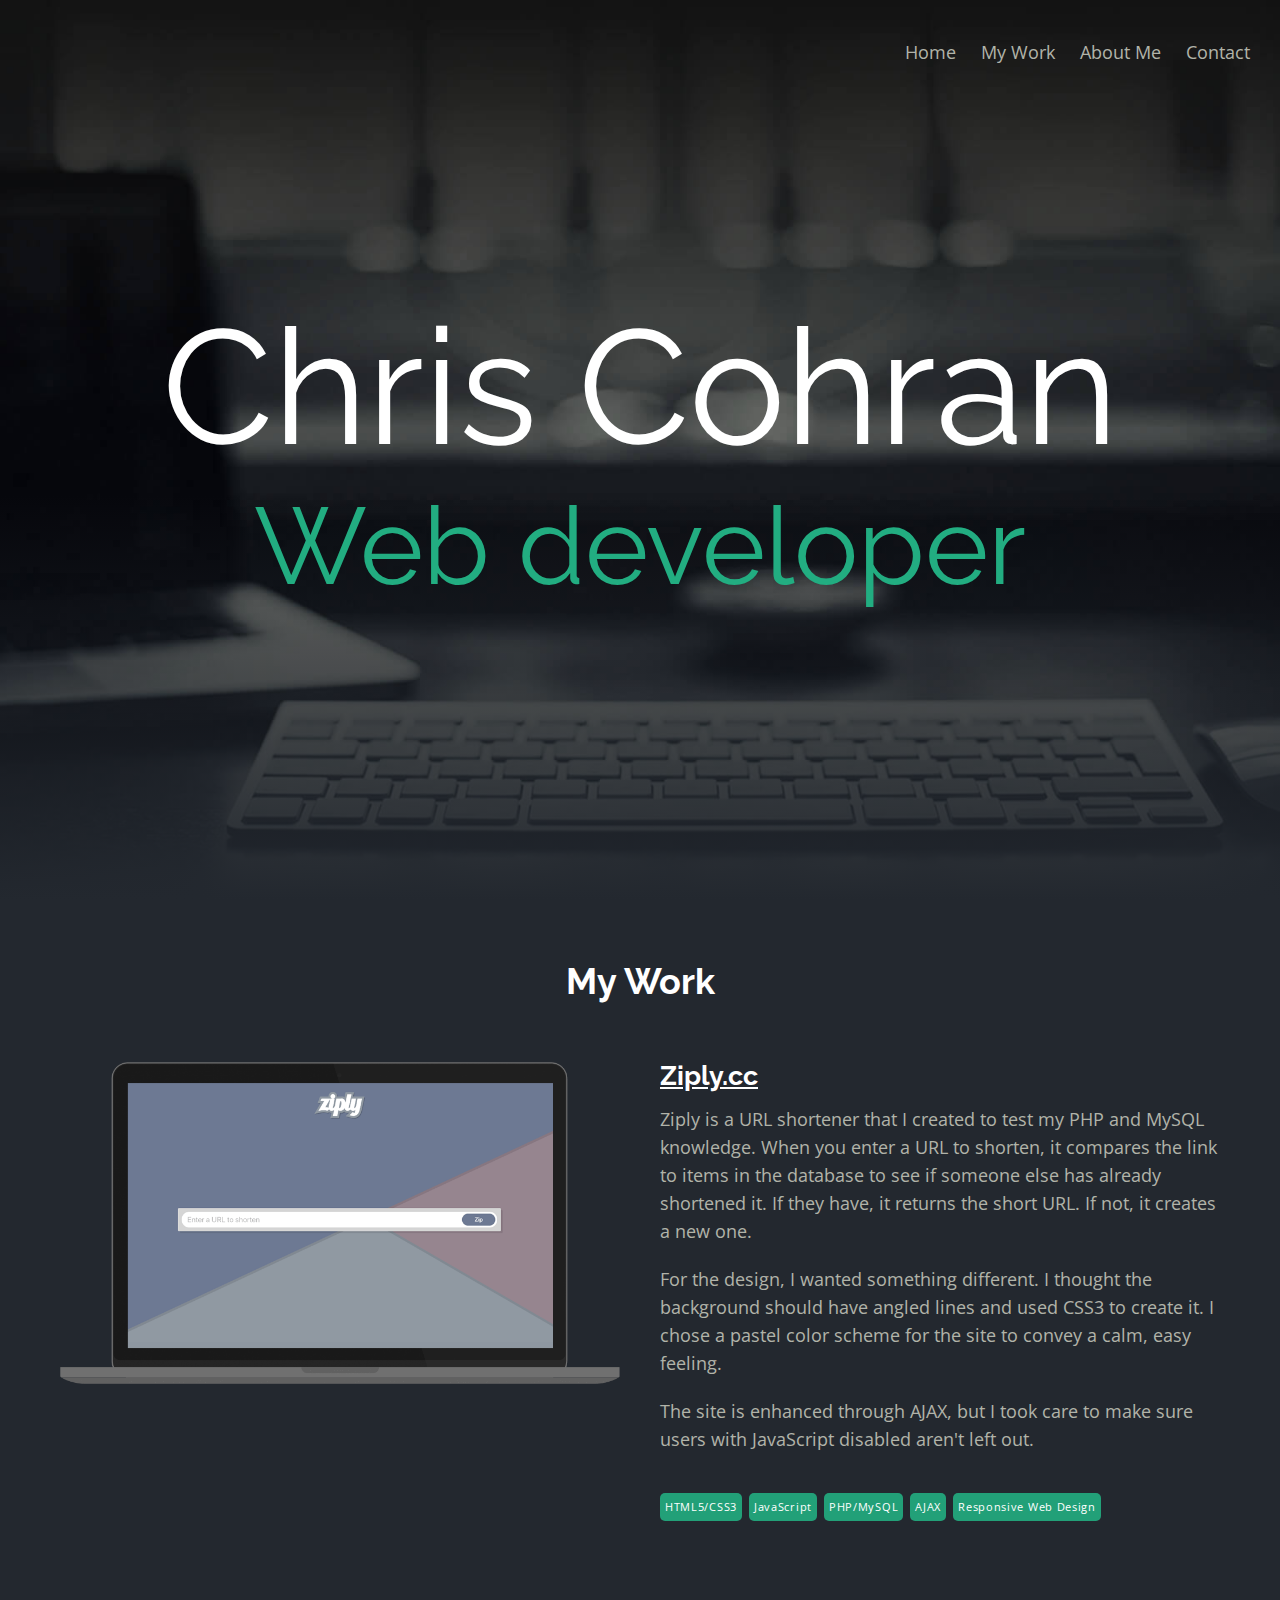
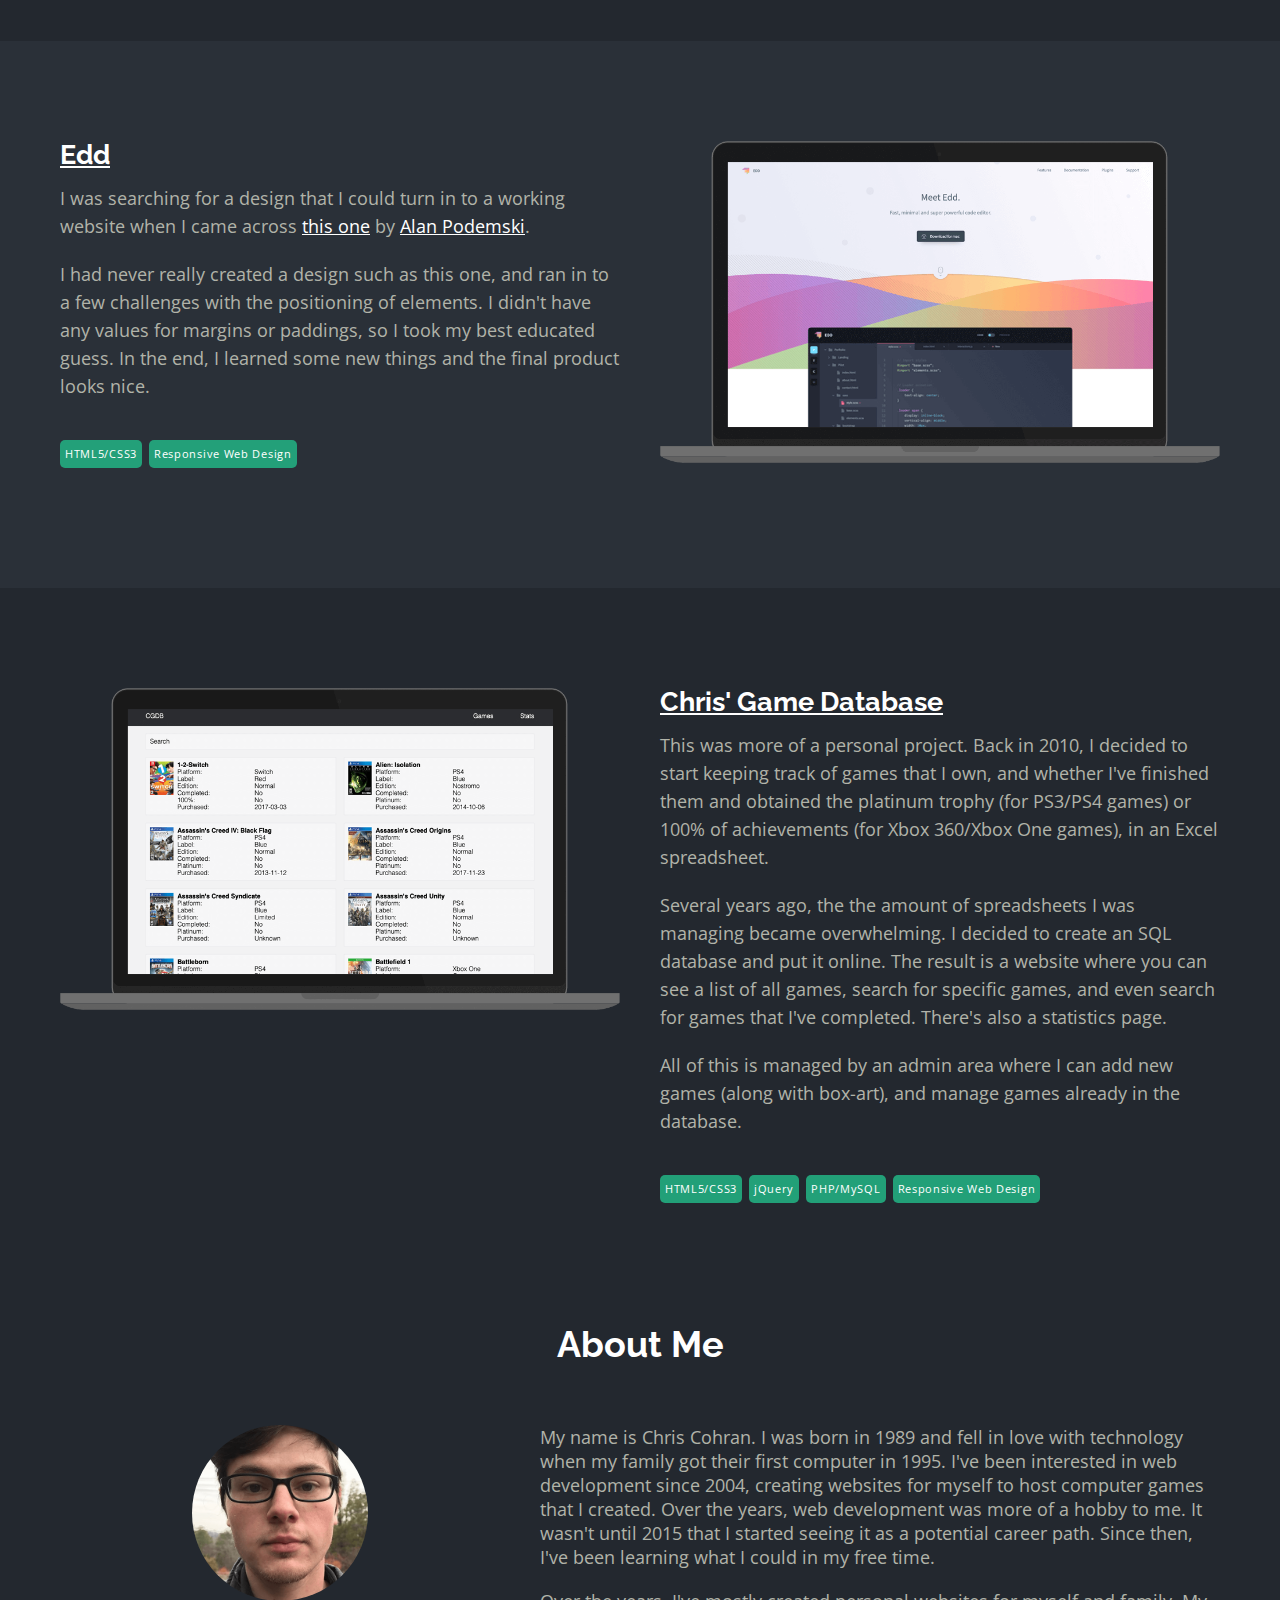
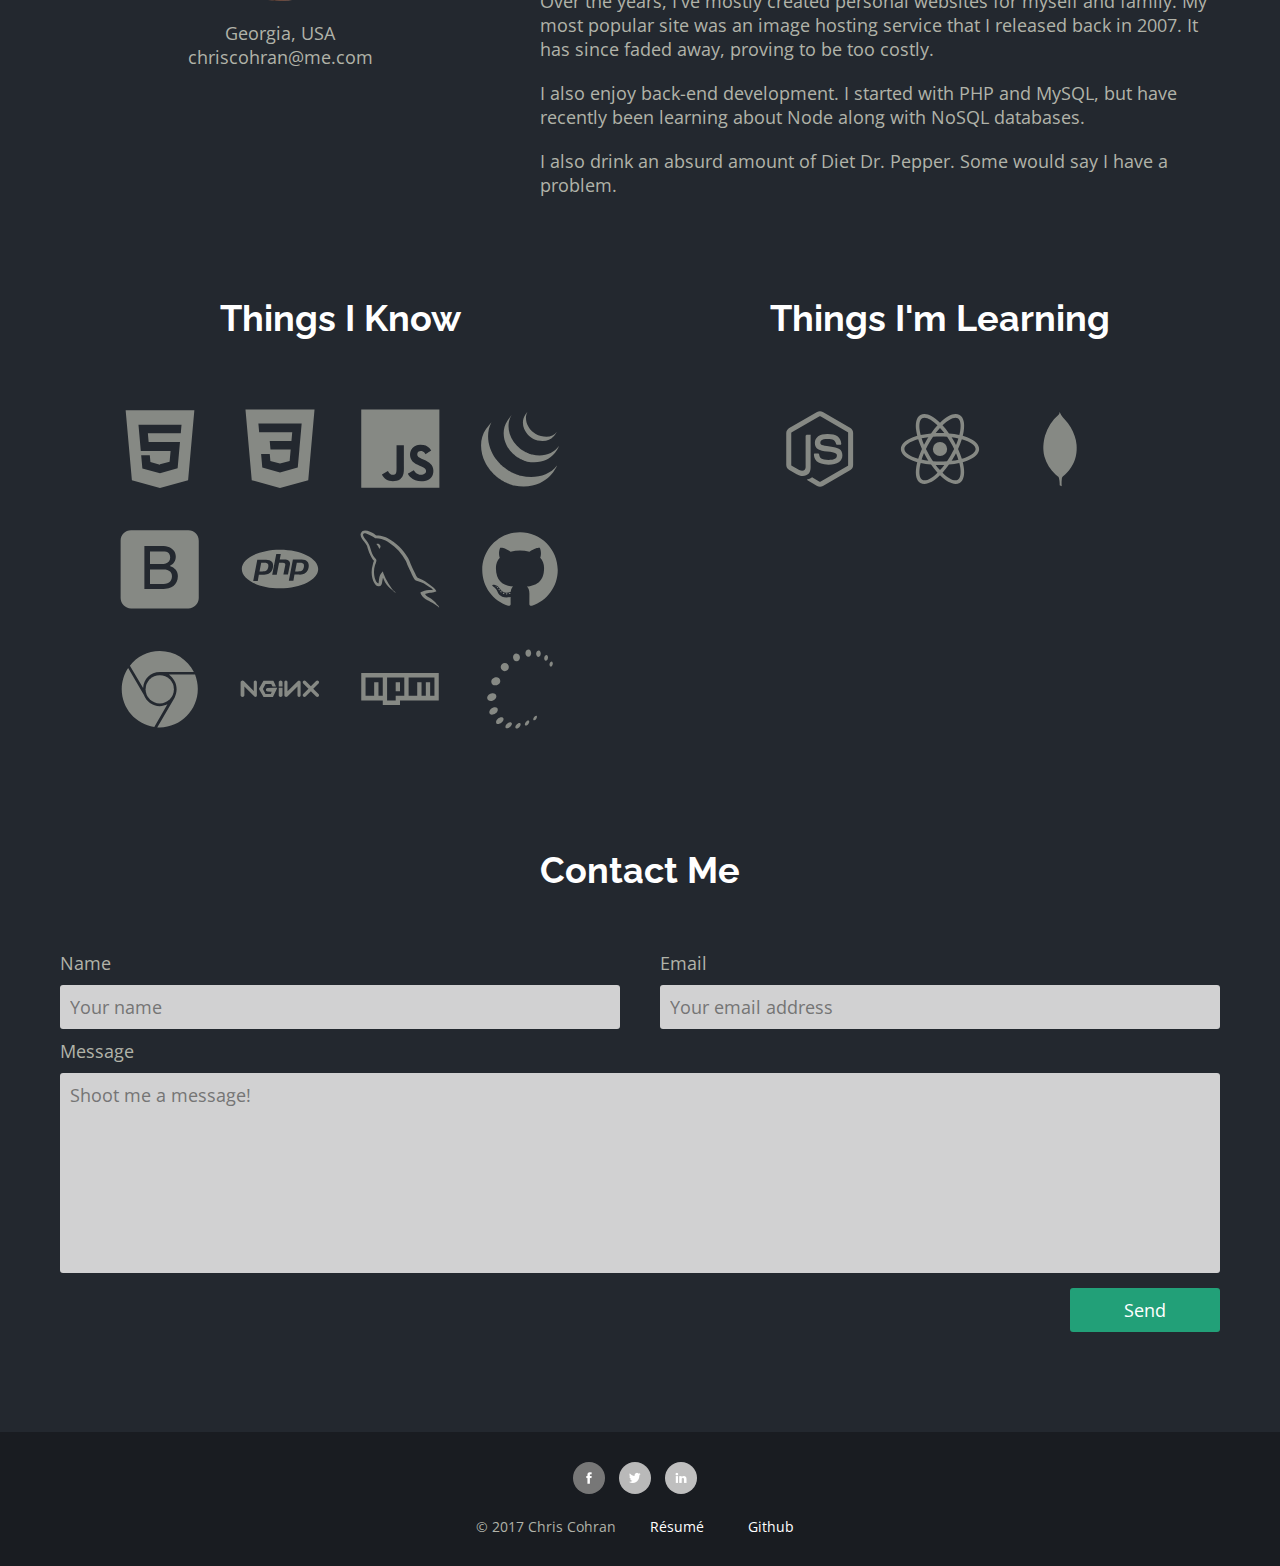
<file: index.html>
<!DOCTYPE html>
<html lang="en-US">
	<head>
		
		<script async src="https://www.googletagmanager.com/gtag/js?id=UA-131847869-2"></script><script>window.dataLayer = window.dataLayer || [];function gtag(){dataLayer.push(arguments);}gtag('js', new Date());gtag('config', 'UA-131847869-2');</script>
		
		<meta charset="utf-8">
		<meta http-equiv="x-ua-compatible" content="ie=edge">
		<meta name="viewport" content="width=device-width, initial-scale=1">
		
		<meta name="description" content="Chris Cohran is a freelance Front-End and Back-End Web Developer in Atlanta, GA building websites with HTML5, CSS3, JavaScript, jQuery, Bootstrap, Pure CSS, PHP, and MySQL, with a focus on Responsive Web Design (RWD).">
		
		<meta property="og:locale" content="en_US">
		<meta property="og:type" content="website">
		<meta property="og:title" content="Chris Cohran | Web Developer">
		<meta property="og:description" content="Chris Cohran is a freelance Front-End and Back-End Web Developer in Atlanta, GA building websites with HTML5, CSS3, JavaScript, jQuery, Bootstrap, Pure CSS, PHP, and MySQL, with a focus on Responsive Web Design (RWD).">
		<meta property="og:url" content="http://chriscohran.com">
		<meta property="og:site_name" content="Chris Cohran | Web Developer">
		<meta property="og:keywords" content="chris cohran, front-end web developer, back-end web developer, web developer, atlanta, atlanta ga, web designer, html5, css3, xhtml, javascript, jquery, bootstrap, pure css, php, mysql, responsive web design, rwd">
		
		<link href="css/style.css" rel="stylesheet" type="text/css">
		<link href="https://fonts.googleapis.com/css?family=Raleway:100" rel="stylesheet">
		<link href="https://fonts.googleapis.com/css?family=Open+Sans" rel="stylesheet">
		
		<title>Chris Cohran | Web Developer</title>
		
		<script src="js/jquery.js"></script>
		
	</head>
	
	<body>
		
		<header id="home">
			<nav>
				<div id="nav-container">
					<div id="hamburger-button">
						<div></div>
						<div></div>
						<div></div>
					</div>
				
					<ul id="horizontal-links">
						<li><a href="#home">Home</a></li>
						<li><a href="#work">My Work</a></li>
						<li><a href="#about">About Me</a></li>
						<li><a href="#contact">Contact</a></li>
					</ul>
				</div>
			</nav>
				
			<div id="hero-container">
				<div id="hero-center-text">
					<p id="hero-name">Chris Cohran</p>
					<p id="hero-title">Web developer</p>
				</div>
			</div>
		</header>
		
		<h1 id="work">My Work</h1>
		
		<section class="portfolio">
			<article>
				<div class="article-container">
					<div class="portfolio-picture">
						<img src="img/ziply.png" alt="Site 1">
					</div>
					
					<div class="portfolio-info">
						<h2><a href="https://ziply.cc" target="_blank">Ziply.cc</a></h2>
						
						<p>Ziply is a URL shortener that I created to test my PHP and MySQL knowledge. When you enter a URL to shorten, it compares the link to items in the database to see if someone else has already shortened it. If they have, it returns the short URL. If not, it creates a new one.</p>
						
						<p>For the design, I wanted something different. I thought the background should have angled lines and used CSS3 to create it. I chose a pastel color scheme for the site to convey a calm, easy feeling.</p>
						
						<p>The site is enhanced through AJAX, but I took care to make sure users with JavaScript disabled aren't left out.</p>
						
						<div class="tools-container">
							<div class="tools-pill">HTML5/CSS3</div>
							<div class="tools-pill">JavaScript</div>
							<div class="tools-pill">PHP/MySQL</div>
							<div class="tools-pill">AJAX</div>
							<div class="tools-pill">Responsive Web Design</div>
						</div>
					</div>
				</div>
			</article>
			
			<article>
				<div class="article-container">
					<div class="portfolio-info">
						<h2><a href="https://chriscohran.com/sites/edd/index.html" target="_blank">Edd</a></h2>
						
						<p>I was searching for a design that I could turn in to a working website when I came across <a href="https://freebiesbug.com/sketch-freebies/edd-landing-page/" target="_blank">this one</a> by <a href="https://dribbble.com/alanpodemski" target="_blank">Alan Podemski</a>.</p>
						
						<p>I had never really created a design such as this one, and ran in to a few challenges with the positioning of elements. I didn't have any values for margins or paddings, so I took my best educated guess. In the end, I learned some new things and the final product looks nice.</p>
						
						<div class="tools-container">
							<div class="tools-pill">HTML5/CSS3</div>
							<div class="tools-pill">Responsive Web Design</div>
						</div>
					</div>
					
					<div class="portfolio-picture right">
						<img src="img/edd.png" alt="Site 2">
					</div>
				</div>
			</article>
			
			<article>
				<div class="article-container">
					<div class="portfolio-picture">
						<img src="img/cgdb.png" alt="Site 3">
					</div>
					
					<div class="portfolio-info">
						<h2><a href="http://chrisgdb.com" target="_blank">Chris' Game Database</a></h2>
						
						<p>This was more of a personal project. Back in 2010, I decided to start keeping track of games that I own, and whether I've finished them and obtained the platinum trophy (for PS3/PS4 games) or 100% of achievements (for Xbox 360/Xbox One games), in an Excel spreadsheet.</p>
						
						<p>Several years ago, the the amount of spreadsheets I was managing became overwhelming. I decided to create an SQL database and put it online. The result is a website where you can see a list of all games, search for specific games, and even search for games that I've completed. There's also a statistics page.</p>
						
						<p>All of this is managed by an admin area where I can add new games (along with box-art), and manage games already in the database.</p>  
						
						<div class="tools-container">
							<div class="tools-pill">HTML5/CSS3</div>
							<div class="tools-pill">jQuery</div>
							<div class="tools-pill">PHP/MySQL</div>
							<div class="tools-pill">Responsive Web Design</div>
						</div>
					</div>
				</div>
			</article>
		</section>
		
		<h1 id="about">About Me</h1>
		
		<section id="about-me">
			<article>
				<div class="article-container">
					<div id="about-picture">
						<img src="img/me_2.png" alt="Chris Cohran">
						
						<p>Georgia, USA<br />
						&#099;&#104;&#114;&#105;&#115;&#099;&#111;&#104;&#114;&#097;&#110;&#064;&#109;&#101;&#046;&#099;&#111;&#109;</p>
					</div>
					
					<div id="about-info">
						<p>My name is Chris Cohran. I was born in 1989 and fell in love with technology when my family got their first computer in 1995. I've been interested in web development since 2004, creating websites for myself to host computer games that I created. Over the years, web development was more of a hobby to me. It wasn't until 2015 that I started seeing it as a potential career path. Since then, I've been learning what I could in my free time.</p>
						
						<p>Over the years, I've mostly created personal websites for myself and family. My most popular site was an image hosting service that I released back in 2007. It has since faded away, proving to be too costly.</p>
						
						<p>I also enjoy back-end development. I started with PHP and MySQL, but have recently been learning about Node along with NoSQL databases.</p>
						
						<p>I also drink an absurd amount of Diet Dr. Pepper. Some would say I have a problem.</p>
						
					</div>
				</div>
				
				<div id="things-container">
					<div>
						<h1 class="about-things">Things I Know</h1>
						
						<div class="tech-container">
							<div><img src="img/tech/html5.svg" alt="HTML5"><span>HTML5</span></div>
							<div><img src="img/tech/css3.svg" alt="CSS3"><span>CSS3</span></div>
							<div><img src="img/tech/javascript.svg" alt="JavaScript"><span>JavaScript</span></div>
							<div><img src="img/tech/jquery.svg" alt="jQuery"><span>jQuery</span></div>
							<div><img src="img/tech/bootstrap.svg" alt="Bootstrap"><span>Bootstrap</span></div>
							<div><img src="img/tech/php.svg" alt="PHP"><span>PHP</span></div>
							<div><img src="img/tech/mysql.svg" alt="MySQL"><span>MySQL</span></div>
							<div><img src="img/tech/github.svg" alt="Git"><span>Git</span></div>
							<div><img src="img/tech/chrome.svg" alt="Chrome Dev Tools"><span>Dev</span></div>
							<div><img src="img/tech/nginx.svg" alt="Nginx"><span>Nginx</span></div>
							<div><img src="img/tech/npm.svg" alt="NPM"><span>NPM</span></div>
							<div><img src="img/tech/ssh.svg" alt="SSH"><span>SSH</span></div>
						</div>
					</div>
					
					<div>
						<h1 class="about-things">Things I'm Learning</h1>
						
						<div class="tech-container">
							<div><img src="img/tech/nodejs.svg" alt="NodeJS"><span>NodeJS</span></div>
							<div><img src="img/tech/react.svg" alt="React"><span>React</span></div>
							<div><img src="img/tech/mongodb.svg" alt="MongoDB"><span>MongoDB</span></div>
						</div>
					</div>
				</div>
			</article>
		</section>
		
		<h1 id="contact">Contact Me</h1>
		
		<section id="contact-me">
			<article>
				<div class="article-container">
					<div id="overlay"></div>
					<div id="form-confirmation"></div>
					<form id="contact-form" method="post" action="php/send_message.php">
						<div class="contact-top">
							Name<br>
							<input type="name" name="name" id="name" placeholder="Your name" required>
						</div>
						
						<div class="contact-top">
							Email<br>
							<input type="email" name="email" id="email" placeholder="Your email address" required>
						</div>
						
						<div id="contact-message">
							Message<br>
							<textarea name="message" id="message" placeholder="Shoot me a message!" required></textarea>
							
							<input type="text" name="phone" id="phone" placeholder="Your phone number" tabindex=-1>
							<button type="submit">Send</button>
						</div>
					</form>
				</div>
			</article>
		</section>
		
		<div id="full-nav">
			<div id="close-button">&times;</div>
			
			<div id="full-nav-container">
				<ul>
					<a href="#home"><li>Home</li></a>
					<a href="#work"><li>My Work</li></a>
					<a href="#about"><li>About Me</li></a>
					<a href="#contact"><li>Contact</li></a>
				</ul>
			</div>
		</div>
		
		<section id="footer">
			<footer>
				<p><a href="https://www.facebook.com/cecohran" target="_blank"><img src="img/social/facebook.png" alt="Facebook Button"></a>
				<a href="https://twitter.com/chris_cohran" target="_blank"><img src="img/social/twitter.png" alt="Twitter Button"></a>
				<a href="https://www.linkedin.com/in/chriscohran/" target="_blank"><img src="img/social/linkedin.png" alt="LinkedIn Button"></a></p>
				
				<div id="footer-info">
					<ul>
						<li>&copy; 2017 Chris Cohran</li>
						<li><a href="resume.pdf" target="_blank">Résumé</a></li>
						<li><a href="https://github.com/chriscohran" target="_blank">Github</a></li>
					</ul>
				</div>
				
			</footer>
		</section>
		
		<script src="js/site_functions.js"></script>
	</body>
</html>
</file>
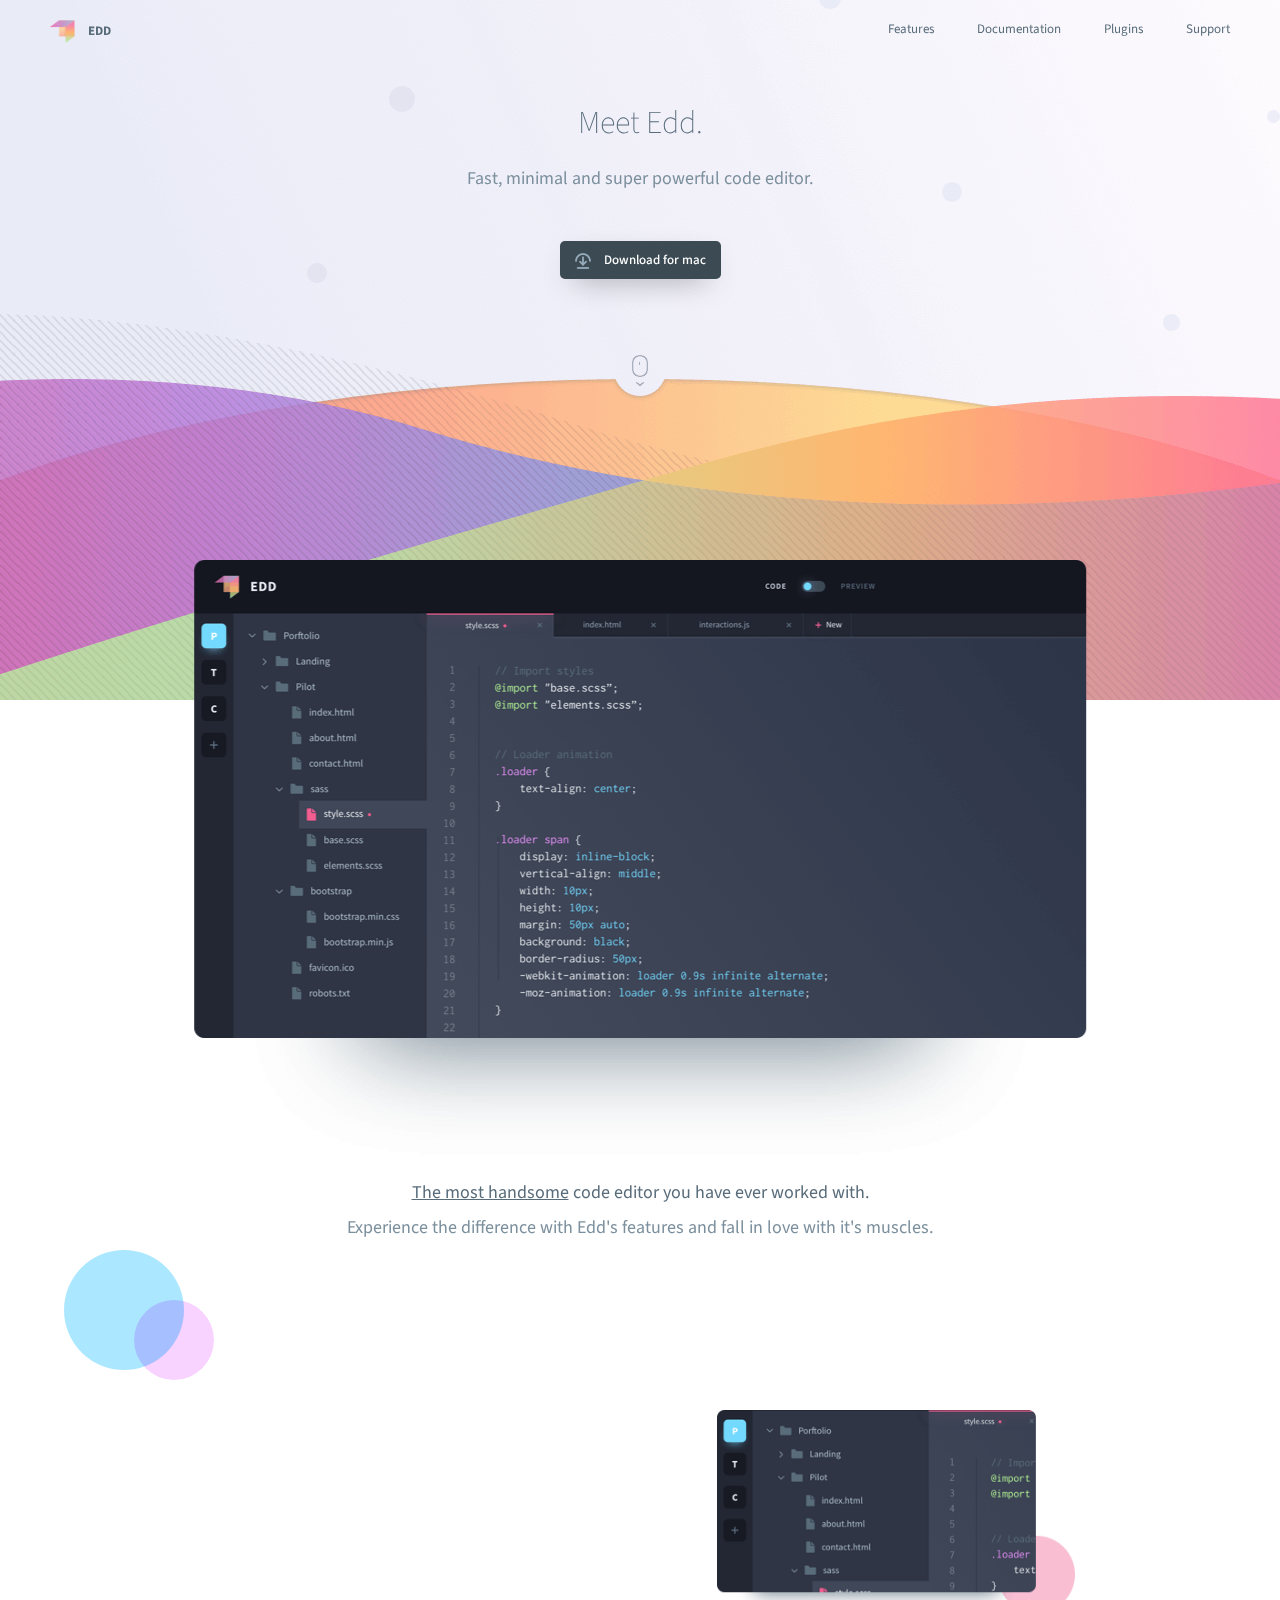
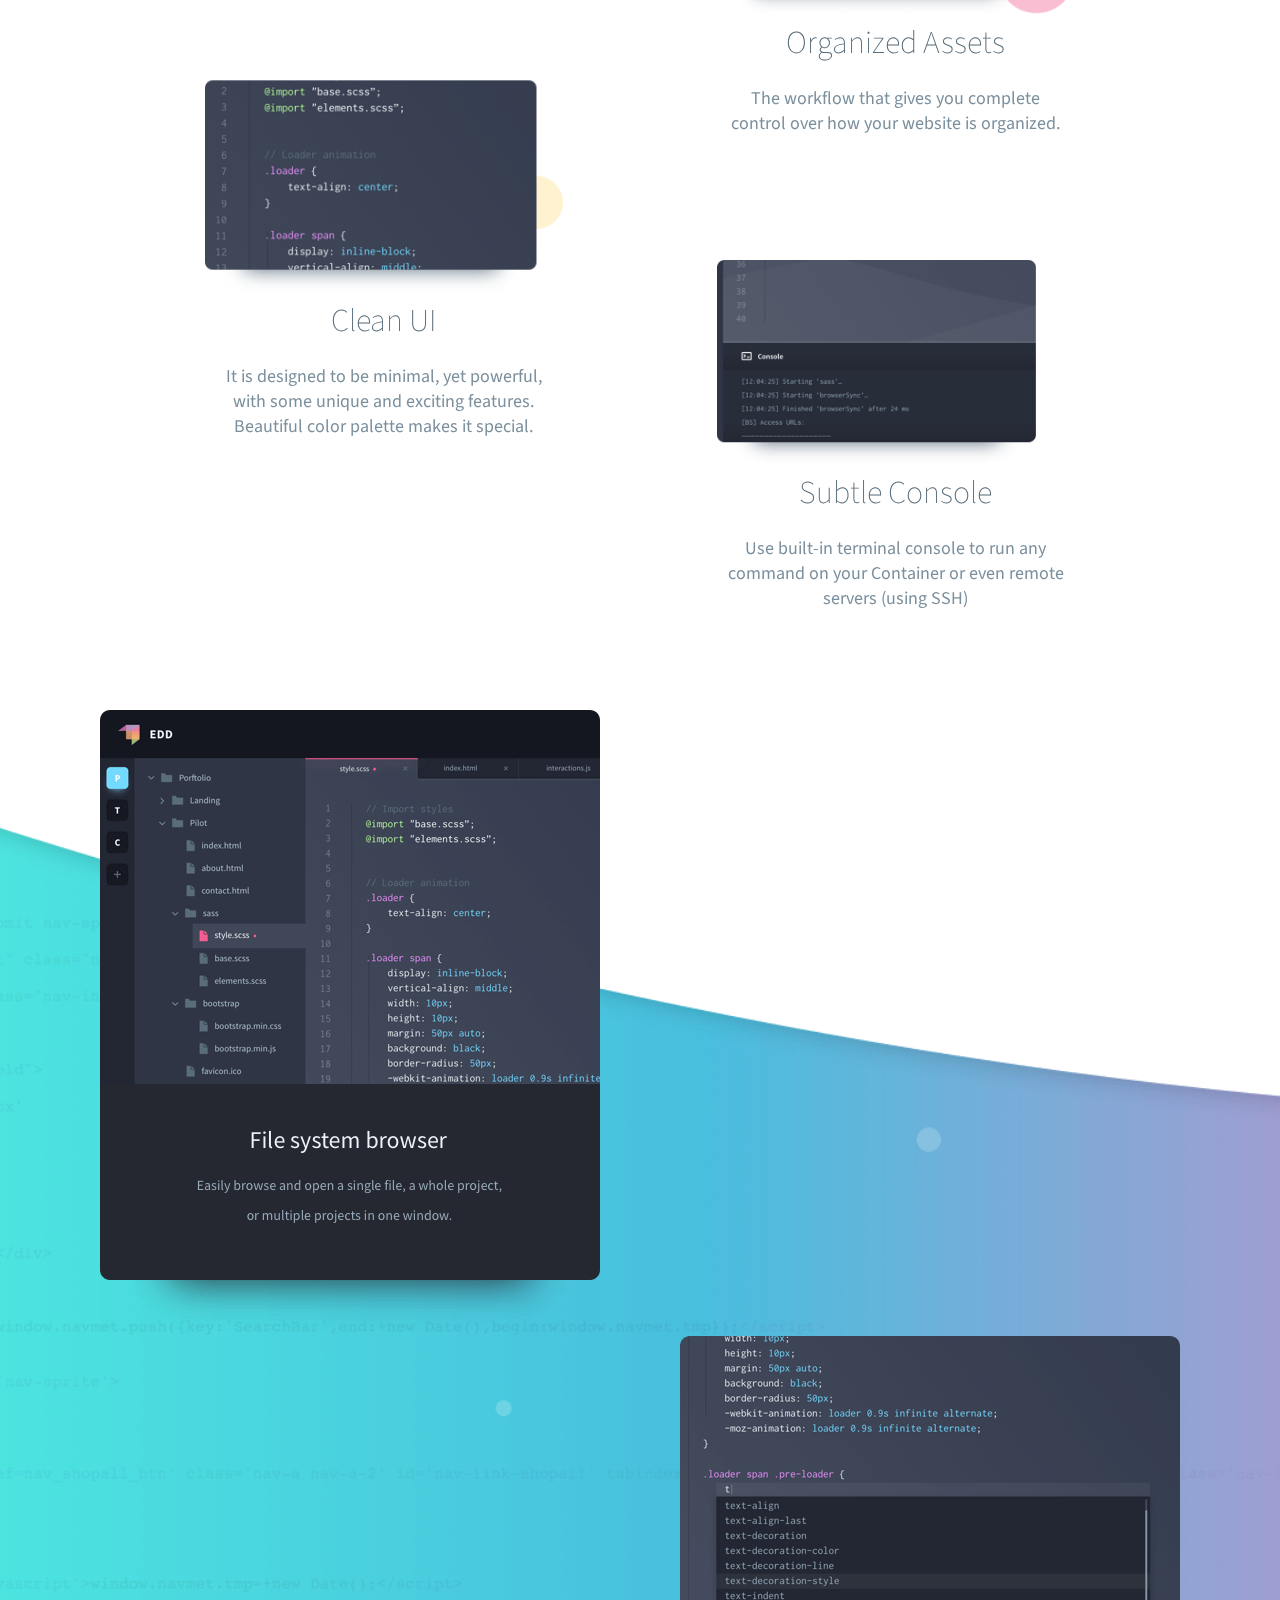
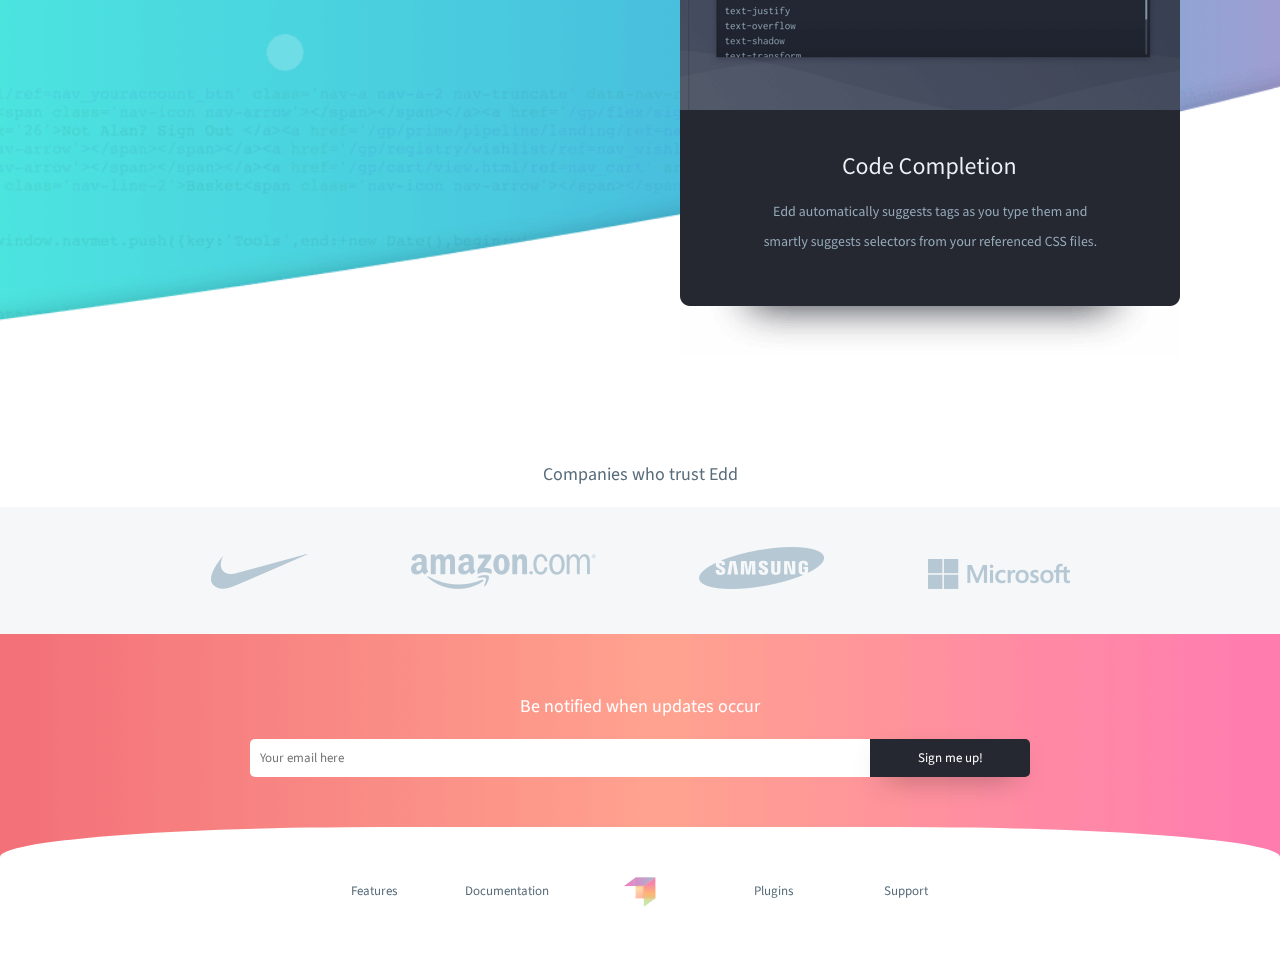
<file: sites/edd/index.html>
<!DOCTYPE html>
<html lang="en">
	<head>
	
		<meta charset="uft-8" />
		<meta http-equiv="x-ua-compatible" content="ie=edge" />
		<meta name="viewport" content="width=device-width, initial-scale=1" />
		
		<title>Edd</title>
		
		<link href="https://fonts.googleapis.com/css?family=Source+Sans+Pro" rel="stylesheet">
		
		<link href="css/style.css" rel="stylesheet" />	
	
	</head>
	
	<body>
		
		<section id="topBackground">
			<div id="topContainer">
				<div id="logo"><img src="img/logo.png" /> <span class="hide">EDD</span></div>
				
				<nav>
					<ul>
						<li>Features</li>
						<li>Documentation</li>
						<li>Plugins</li>
						<li>Support</li>
					</ul>
				</nav>
			</div>
			
			<div id="downloadContent">
				<h1 class="margin_20">Meet Edd.</h1>
				
				<p class="light_text margin_20">Fast, minimal and super powerful code editor.</p>
				
				<button>
					<img src="img/download_icon.png" />
					Download for mac
				</button>
			</div>
		
		</section>
		
		<section>
			<div id="large_editor">
				<img src="img/large_code_editor.png" />
			</div>
			
			<div id="intro" class="center">
				<p><u>The most handsome</u> code editor you have ever worked with.</p>
				<p class="light_text">Experience the difference with Edd's features and fall in love with it's muscles.</p>
			</div>
			
			<div id="bubbles"></div>
		</section>
		
		<section id="screens">
			<div class="screensColumn">
				<div class="screensLeft">
					<img src="img/left.png" />
					
					<h1>Clean UI</h1>
					
					<p class="light_text">It is designed to be minimal, yet powerful, with some unique and exciting features. Beautiful color palette makes it special.</p>
				</div>
			</div>
			
			<div class="screensColumn">
				<div class="screensRight">
					<img src="img/top_right.png" />
					
					<h1>Organized Assets</h1>
					
					<p class="light_text">The workflow that gives you complete control over how your website is organized.
				</div>
				<div class="screensRight">
					<img src="img/bottom_right.png" />
					<h1>Subtle Console</h1>
					
					<p class="light_text">Use built-in terminal console to run any command on your Container or even remote servers (using SSH)</p>
				</div>
			</div>
		</section>
		
		<section id="featureBack">
			<div id="featureContainer">
				<div id="featureTop">
					<img src="img/large_feature_left.png" />
				</div>
				
				<div id="featureBottom">
					<img src="img/large_feature_right.png" />
				</div>
			</div>
		</section>
		
		<section id="companies" class="light_text">
			<p class="margin_20">Companies who trust Edd</p>
			
			<div id="companiesBanner">
				<ul>
					<li><img src="img/nike.png" /></li>
					<li><img src="img/amazon.png" /></li>
					<li><img src="img/samsung.png" /></li>
					<li><img src="img/microsoft.png" /></li>
				</ul>
			</div>
		</section>
		
		<footer>
			<div id="footerContainer">
				<p style="color:#fff;" class="margin_20">Be notified when updates occur</p>
				<input type="text" placeholder="Your email here" /><input type="submit" value="Sign me up!" />
			</div>
			
			<div id="bottomNavBackground">
				<div id="bottomNavContainer" class="light_text">
					<ul>
						<li>Features</li>
						<li>Documentation</li>
						<li class="hide"><img src="img/logo.png" /></li>
						<li>Plugins</li>
						<li>Support</li>
					</ul>
				</div>
			</div>
		</footer>
	</body>
</html>
</file>
<file: css/style.css>
* {
    margin: 0;
    padding: 0;
    -webkit-box-sizing: border-box;
    -moz-box-sizing: border-box;
    box-sizing: border-box
}

html {
    height: 100%
}

body {
    height: 100%;
    color: #B1B3A9;
    background-color: #23282F;
    font-size: 1.125em;
    font-family: "Open Sans", sans-serif
}

h1,
h2,
h3,
h4 {
    font-family: "Raleway", sans-serif;
    color: #fff
}

h1 {
    font-size: 2em;
    text-align: center
}

h2 {
    font-weight: 700;
    margin-bottom: 15px
}

nav {
    width: 100%;
    position: absolute;
    padding: 40px 20px 40px 40px;
    transition: all .3s
}

header {
    width: 100%;
    height: 100%;
    margin-bottom: 60px
}

section {
    max-width: 100%
}

section article:first-child {
    padding-top: 60px
}

article {
    width: 100%;
    padding: 100px 0
}

article:after {
    content: ".";
    display: block;
    height: 0;
    clear: both;
    visibility: hidden;
    padding: 0
}

.article-container {
    max-width: 1200px;
    margin: 0 auto;
    clear: both
}

.article-container:after {
    content: ".";
    display: block;
    height: 0;
    clear: both;
    visibility: hidden;
    padding: 0
}

#nav-container {
    max-width: 1200px;
    text-align: right;
    margin: 0 auto
}

nav ul li {
    display: inline-block;
    margin-right: 20px;
    transition: .3s
}

nav ul li:last-child {
    margin: 0
}

#nav-container a {
    color: #b1b3a9;
    text-decoration: none;
    transition: all .4s
}

#nav-container a:hover {
    color: #22AD81
}

.scroll-hover a {
    color: #fff !important
}

.scroll-hover a:hover {
    color: #2A3037 !important
}

#horizontal-links {
    display: none
}

#hamburger-button {
    width: 30px;
    height: 20px;
    float: right
}

#hamburger-button div {
    width: 100%;
    border: solid 1px #fff;
    margin-bottom: 4px;
    height: 3px;
    background-color: #fff;
    clear: both;
    transition: all .3s
}

#hamburger-button:hover div {
    background-color: #2a3037;
    border: solid 1px #2a3037
}

#hamburger-button div:last-child {
    margin-bottom: 0
}

#hamburger-button div:first-child {
    width: 50%;
    float: right
}

#hamburger-button div:nth-child(even) {
    width: 75%;
    float: right
}

#full-nav {
    position: fixed;
    width: 100%;
    top: 0;
    right: 0;
    bottom: 0;
    left: 0;
    height: 100%;
    background-color: #22ad81;
    display: none;
    z-index: 10
}

#close-button {
    width: 30px;
    height: 20px;
    margin: 5px 10px 0 0;
    color: #fff;
    font-size: 2em;
    float: right;
    cursor: default;
    transition: all .3s
}

#close-button:hover {
    color: #2a3037
}

#full-nav-container {
    position: relative;
    width: 100%;
    top: 50%;
    transform: translateY(-50%)
}

#full-nav-container ul {
    width: 100%;
    text-align: center
}

#full-nav-container ul li {
    padding: 30px 0;
    text-align: center
}

#full-nav a {
    color: #fff !important;
    text-decoration: none;
    transition: all .3s
}

#full-nav a:hover {
    color: #2A3037 !important
}

#hero-container {
    max-width: 1920px;
    height: 100%;
    margin: 0 auto;
    background-image: url(../img/main_back.jpg);
    background-image: -webkit-linear-gradient(transparent 55%, #23282F), url(../img/main_back.jpg);
    background-image: -moz-linear-gradient(transparent 55%, #23282F), url(../img/main_back.jpg);
    background-image: -o-linear-gradient(transparent 55%, #23282F), url(../img/main_back.jpg);
    background-image: linear-gradient(transparent 55%, #23282F), url(../img/main_back.jpg);
    background-size: cover;
    background-position: center;
    background-repeat: no-repeat
}

#hero-center-text {
    position: relative;
    top: 50%;
    transform: translateY(-50%);
    margin: 0 auto;
    text-align: center;
    font-family: "Raleway", sans-serif;
    color: #fff
}

#hero-name {
    font-size: 3em;
    transition: .3s
}

#hero-title {
    font-size: 2em;
    transition: .3s;
    color: #22AD81
}

section.portfolio article:nth-child(even) {
    background-color: #2a3038
}

section.portfolio article h2 {
    margin-top: 40px
}

.portfolio-picture {
    max-width: 100%;
    float: left;
    padding: 0 20px;
    text-align: center
}

.portfolio-picture img {
    max-width: 100%
}

.portfolio-info {
    max-width: 100%;
    float: left;
    padding: 0 20px;
    line-height: 28px;
    text-align: center
}

.portfolio-info a {
    color: #fff;
    text-decoration: underline;
    transition: all .3s
}

.portfolio-info a:hover {
    color: #22AD81
}

.portfolio-info p {
    margin-bottom: 20px
}

#portfolio-container a {
    color: #b1b3a9;
    text-decoration: none
}

.tools-container {
    width: 100%;
    display: flex;
    flex-direction: row;
    flex-wrap: wrap;
    justify-content: center;
    padding: 13px 0 20px
}

.tools-container:after {
    content: ".";
    display: block;
    height: 0;
    clear: both;
    visibility: hidden;
    padding: 0
}

.tools-pill {
    border-radius: 5px;
    float: left;
    display: inline-block;
    background-color: rgba(34, 173, 129, 0.9);
    font-size: .6em;
    padding: 0 5px;
    color: #fff;
    margin: 7px 7px 0 0;
    letter-spacing: .7px
}

.tools-container .tools-pill:last-child {
    margin-right: 0
}

#about-picture img {
    border-radius: 50%;
    max-width: 30%;
    margin: 0 0 15px
}

#about-picture {
    max-width: 100%;
    float: left;
    padding: 0 20px;
    margin: 0 0 30px;
    text-align: center
}

#about-info {
    width: 100%;
    padding: 0 20px;
    clear: both
}

#about-info p {
    margin-bottom: 20px
}

#about-info p:last-child {
    margin-bottom: 0
}

#things-container {
    display: flex;
    flex-flow: row wrap;
    max-width: 1200px;
    margin: 50px auto 0
}

#things-container>div {
    width: 100%;
    padding: 0 20px
}

.about-things {
    margin: 50px 0;
    text-align: center
}

.tech-container {
    display: flex;
    flex-wrap: wrap;
    justify-content: center
}

.tech-container>div {
    padding: 10px;
    margin: 10px;
    width: 100px;
    height: 100px;
    text-align: center
}

.tech-container>div>span {
    display: none
}

.tech-container>div>img {
    width: 100%;
    height: 100%;
    filter: opacity(.7);
    transition: all .7s
}

.tech-container>div>img:hover {
    filter: opacity(1)
}

.tech-container>div>img:hover+span {
    display: block
}

.contact-top {
    width: 100%;
    padding: 0 20px;
    margin-bottom: 10px
}

.contact-top input {
    width: 100%;
    padding: 10px;
    border: none;
    border-radius: 3px;
    margin-top: 10px;
    font-family: "Open Sans", sans-serif;
    font-size: 1em;
    background-color: #d1d1d2
}

.contact-top input:focus {
    background-color: #e1e1e2
}

#contact-message {
    width: 100%;
    padding: 0 20px
}

#contact-message textarea {
    width: 100%;
    height: 200px;
    font-family: "Open Sans", sans-serif;
    font-size: 1em;
    padding: 10px;
    margin: 10px 0;
    border: none;
    border-radius: 3px;
    resize: none;
    background-color: #d1d1d2
}

#contact-message textarea:focus {
    background-color: #e1e1e2
}

#contact-message button {
    width: 100%;
    padding: 10px;
    font-family: "Open Sans", sans-serif;
    font-size: 1em;
    color: #fff;
    background-color: rgba(34, 173, 129, 0.9);
    border-radius: 3px;
    border: none;
    transition: all .3s
}

#contact-message button:hover {
    background-color: rgba(34, 173, 129, 1);
    cursor: pointer
}

#contact-message #phone {
    opacity: 0;
    position: absolute;
    top: 0;
    left: 0;
    height: 0;
    width: 0;
    z-index: -100
}

#footer {
    background-color: #191c21
}

footer {
    max-width: 1200px;
    padding: 30px;
    margin: 0 auto;
    font-size: .75em;
    text-align: center
}

footer a {
    color: #fff;
    text-decoration: none;
    transition: all .3s
}

footer a:hover {
    color: #22AD81
}

footer img {
    max-width: 40px;
    -webkit-filter: grayscale(100%);
    filter: grayscale(100%);
    transition: all .4s;
    border-radius: 50%
}

footer a {
    margin-right: 10px
}

footer img:last-child {
    margin-right: 0
}

footer img:hover {
    max-width: 40px;
    -webkit-filter: grayscale(0%);
    filter: grayscale(0%)
}

#footer-info {
    margin-top: 20px
}

#footer-info ul li {
    display: block;
    margin-bottom: 15px
}

#footer-info ul li:last-child {
    margin-bottom: 0
}

#form-confirmation {
    position: fixed;
    max-width: 80%;
    background-color: #23282E;
    border-radius: 20px;
    padding: 20px;
    transition: all .3s;
    left: 50%;
    display: none;
    z-index: 10;
    -webkit-box-shadow: 5px 5px 15px 0 rgba(0, 0, 0, 0.5);
    -moz-box-shadow: 5px 5px 15px 0 rgba(0, 0, 0, 0.5);
    box-shadow: 5px 5px 15px 0 rgba(0, 0, 0, 0.5)
}

#overlay {
    position: fixed;
    top: 0;
    left: 0;
    width: 100%;
    height: 100%;
    background-color: rgba(0, 0, 0, 0.5);
    z-index: 5;
    display: none
}

.success p:first-child {
    margin-bottom: 10px;
    text-align: center;
    font-weight: 700;
    color: #22AD81
}

.error p:first-child {
    margin-bottom: 10px;
    font-weight: 700;
    text-align: center;
    color: #B75C5E
}

#mail-page {
    text-align: center;
    padding-top: 100px
}

#mail-page a {
    color: #fff;
    text-decoration: none;
    transition: all .3s
}

#mail-page a:hover {
    color: #22AD81
}

@media only screen and (min-width: 550px) {
    #hero-name {
        font-size: 5em
    }

    #hero-title {
        font-size: 3.75em
    }

    #footer-info ul li {
        display: inline-block;
        margin: 0 30px 0 0;
        height: auto
    }

    #footer-info ul li:last-child {
        margin-right: 0
    }
}

@media only screen and (min-width: 800px) {
    #hero-name {
        font-size: 7em
    }

    #hero-title {
        font-size: 5em
    }

    .portfolio-box {
        width: 31.905%;
        margin-right: 20px
    }

    .portfolio-picture {
        width: 50%;
        text-align: left
    }

    .portfolio-info {
        width: 50%;
        text-align: left
    }

    section.portfolio article h2 {
        margin-top: 0
    }

    #hamburger-button {
        display: none
    }

    #horizontal-links {
        display: inline
    }

    .tools-container {
        justify-content: flex-start
    }

    #about-picture img {
        border-radius: 50%;
        max-width: 40%
    }

    #about-picture {
        width: 40%;
        float: left
    }

    #about-info {
        width: 60%;
        float: left;
        clear: none
    }

    .contact-top {
        width: 50%;
        float: left
    }

    #contact-message button {
        width: 150px;
        float: right
    }

    #form-confirmation {
        max-width: 500px
    }

    #things-container>div {
        width: 50%
    }
}

@media only screen and (min-width: 1200px) {
    #hero-name {
        font-size: 9em
    }

    #hero-title {
        font-size: 6em
    }
}
</file>
<file: sites/edd/css/style.css>
* {
	font-family: "Source Sans Pro";
	font-size: 13px;
	margin: 0;
	padding: 0;
	color: #586C7A;
}

button {
	background-color: #3C4A54;
	border: none;
	border-radius: 5px;
	color: #fff;
	width: 161px;
	height: 38px;
	box-sizing: border-box;
	-webkit-box-shadow: 0px 10px 30px -15px rgba(0, 0, 0, 0.8);
	-moz-box-shadow: 0px 10px 30px -15px rgba(0, 0, 0, 0.8);
	box-shadow: 0px 10px 30px -15px rgba(0, 0, 0, 0.8);
	font-weight: 500;
	margin-top: 30px;
}

button img {
	vertical-align: text-bottom;
	margin-right: 10px;
}

button:hover {
	background-color: #596C79;
	cursor: pointer;
}

nav {
	width: 80%;
	float: left;
	text-align: right;
}

nav ul {
	list-style-type: none;
}

nav ul li {
	display: inline-block;
}

nav ul li:not(:last-child) {
	margin-right: 40px;
}

section {
	width: 90%;
	margin: 0 auto;
}

#topBackground {
	width: 100%;
	height: 700px;
	background: url("../img/header.png") no-repeat center center;
	background-size: cover;
}

#topContainer {
	max-width: 1400px;
	clear: both;
	margin: 0 auto;
	padding: 20px 50px 20px 50px;
}

#logo {
	width: 20%;
	float: left;
	color: #434F57;
	font-weight: bold;
}

#logo img {
	width: 25px;
	vertical-align: middle;
	margin-right: 10px;
}

#downloadContent {
	margin: 0 auto;
	position: relative;
	top: 30px;
	width: 80%;
	padding: 30px;
	text-align: center;
}

#large_editor {
	position: relative;
	top: -140px;
	left: 50%;
	transform: translateX(-50%);
	width: 80%;
	text-align: center;
	margin-bottom: -140px;
}

#large_editor img {
	max-width: 100%;
}

h1 {
	font-size: 32px;
	font-weight: 100;
	margin-bottom: 20px;
}

p {
	margin: 10px;
	font-size: 18px;
}

u {
	font-size: 18px;
}

.margin_20 {
	margin-bottom: 20px;
}

.light_text {
	color: #7B8F9D;
}

.center {
	text-align: center;
}

#bubbles {
	width: 120px;
	height: 120px;
	background-color: rgba(115, 217, 255, 0.6);
	border-radius: 50%;
	mix-blend-mode: multiply;
	margin-bottom: 40px;
}

#bubbles::after {
	content: "";
	display: block;
	position: relative;
	top: 50px;
	left: 70px;
	width: 80px;
	height: 80px;
	background-color: rgba(248, 211, 255, 1);
	border-radius: 50%;
	mix-blend-mode: multiply;
}

#screens {
	width: 80%;
	height: 900px;
	margin: 0 auto;
	text-align: center;
}

.screensColumn {
	width: 50%;
	height: 100%;
	float: left;
}

.screensLeft {
	width: 70%;
	position: relative;
	top: 50%;
	transform: translateY(-50%);
	margin: 0 auto;
}

.screensLeft img {
	max-width: 100%;
}

.screensRight {
	width: 70%;
	height: 50%;
	margin: 0 auto;
}

.screensRight img {
	max-width: 100%;
}

#featureBack {
	width: 100%;
	background: url("../img/wave_back.png") no-repeat center center;
	background-size: cover;
}

#featureContainer {
	max-width: 1400px;
	margin: 0 auto;
	box-sizing: border-box;
	padding: 0 100px 0 100px;
}

#featureTop {
	width: 100%;
}

#featureTop img {
	max-width: 100%;
}

#featureBottom {
	width: 100%;
	text-align: right;
}

#featureBottom img {
	max-width: 100%;
}

#companies {
	margin-top: 100px;
	width: 100%;
	text-align: center;
}

#companiesBanner {
	width: 100%;
	background-color: #F5F7F9;
	padding: 40px;
	margin: 0 auto;
	box-sizing: border-box;
}

#companiesBanner li:not(:last-child) {
	margin-right: 100px;
}

footer {
	width: 100%;
	background: url("../img/footer_back.png") no-repeat center center;
	background-size: cover;
	box-sizing: border-box;
}

#footerContainer {
	max-width: 1400px;
	text-align: center;
	padding: 50px 20px 50px 20px;
	margin: 0 auto;
}

#footerContainer input[type="text"] {
	width: 600px;
	padding: 10px;
	border-top-left-radius: 5px;
	border-bottom-left-radius: 5px;
	border: none;
}

#footerContainer input[type="submit"] {
	width: 160px;
	padding: 10px;
	border-top-right-radius: 5px;
	border-bottom-right-radius: 5px;
	border: none;
	color: #fff;
	background-color: #262831;
	-webkit-box-shadow: 0px 10px 30px -15px rgba(0, 0, 0, 0.8);
	-moz-box-shadow: 0px 10px 30px -15px rgba(0, 0, 0, 0.8);
	box-shadow: 0px 10px 30px -15px rgba(0, 0, 0, 0.8);
}

#footerContainer input[type="submit"]:hover {
	background-color: #596C79;
	cursor: pointer;
}

#bottomNavBackground {
	width: 100%;
	border-top-left-radius: 30%;
	border-top-right-radius: 30%;
	background-color: #fff;
	height: 100px;
}

#bottomNavContainer {
	margin: 0 auto;
	text-align: center;
	padding: 50px 20px 50px 20px;
}

#bottomNavContainer li:not(:last-child) {
	margin-right: 30px;
}

#bottomNavContainer li {
	width: 100px;
}

#bottomNavContainer li img {
	vertical-align: middle;
}

ul {
	list-style: none;
}

ul li {
	display: inline-block;
}

@media only screen and (max-width: 550px) {
	#bottomNavContainer ul li {
		display: block;
		width: 100%;
		text-align: center;
	}
	
	#bottomNavContainer ul li:not(:last-child) {
		margin-bottom: 20px;
	}
	
	.hide {
		display: none;
	}
	
	#logo {
		width: 100%;
		text-align: center;
		margin-bottom: 20px;
	}
	
	nav {
		width: 100%;
		text-align: center;
	}
	
	nav ul li:not(:last-child) {
		margin-right: 10px;
	}
	
	#screens {
		display: none;
	}
	
	#featureBack {
		margin-top: 100px;
	}
	
	#featureContainer {
		padding-right: 50px;
		padding-left: 50px;
	}
	
	#large_editor {
		top: -60px;
		margin-bottom: -60px;
	}
	
	#companies {
		margin-top: 50px;
	}
	
}

@media only screen and (max-width: 840px) {
	#footerContainer input[type="text"] {
		width: 90%;
		border-radius: 5px;
		margin-bottom: 20px;
	}
	
	#footerContainer input[type="submit"] {
		border-radius: 5px;
	}
	
}

@media only screen and (max-width: 900px) {
	#featureTop {
		text-align: center;
	}
	
	#featureBottom {
		text-align: center;
	}
}

@media only screen and (max-width: 940px) {
	#companiesBanner ul li {
		display: block;
		width: 100%;
		text-align: center;
	}
	
	#companiesBanner ul li:not(:last-child) {
		margin-bottom: 20px;
	}
}
</file>
